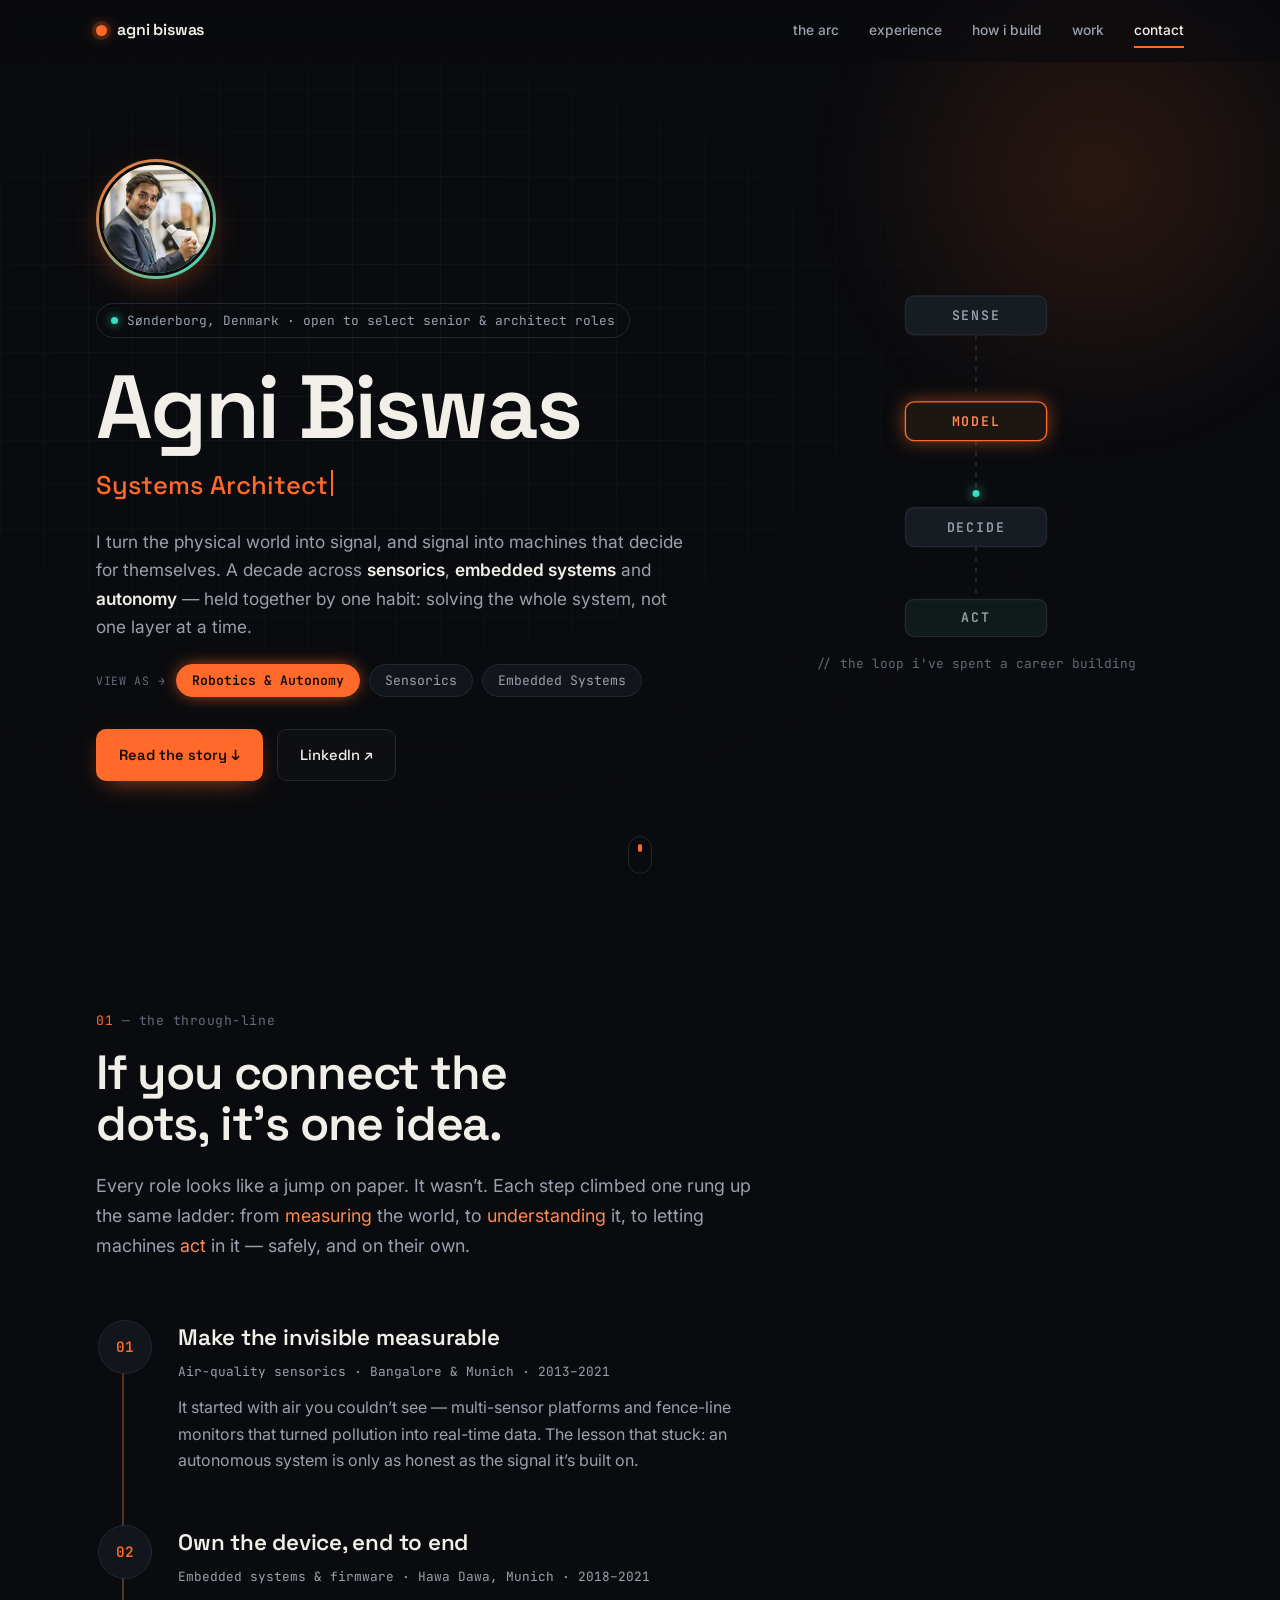
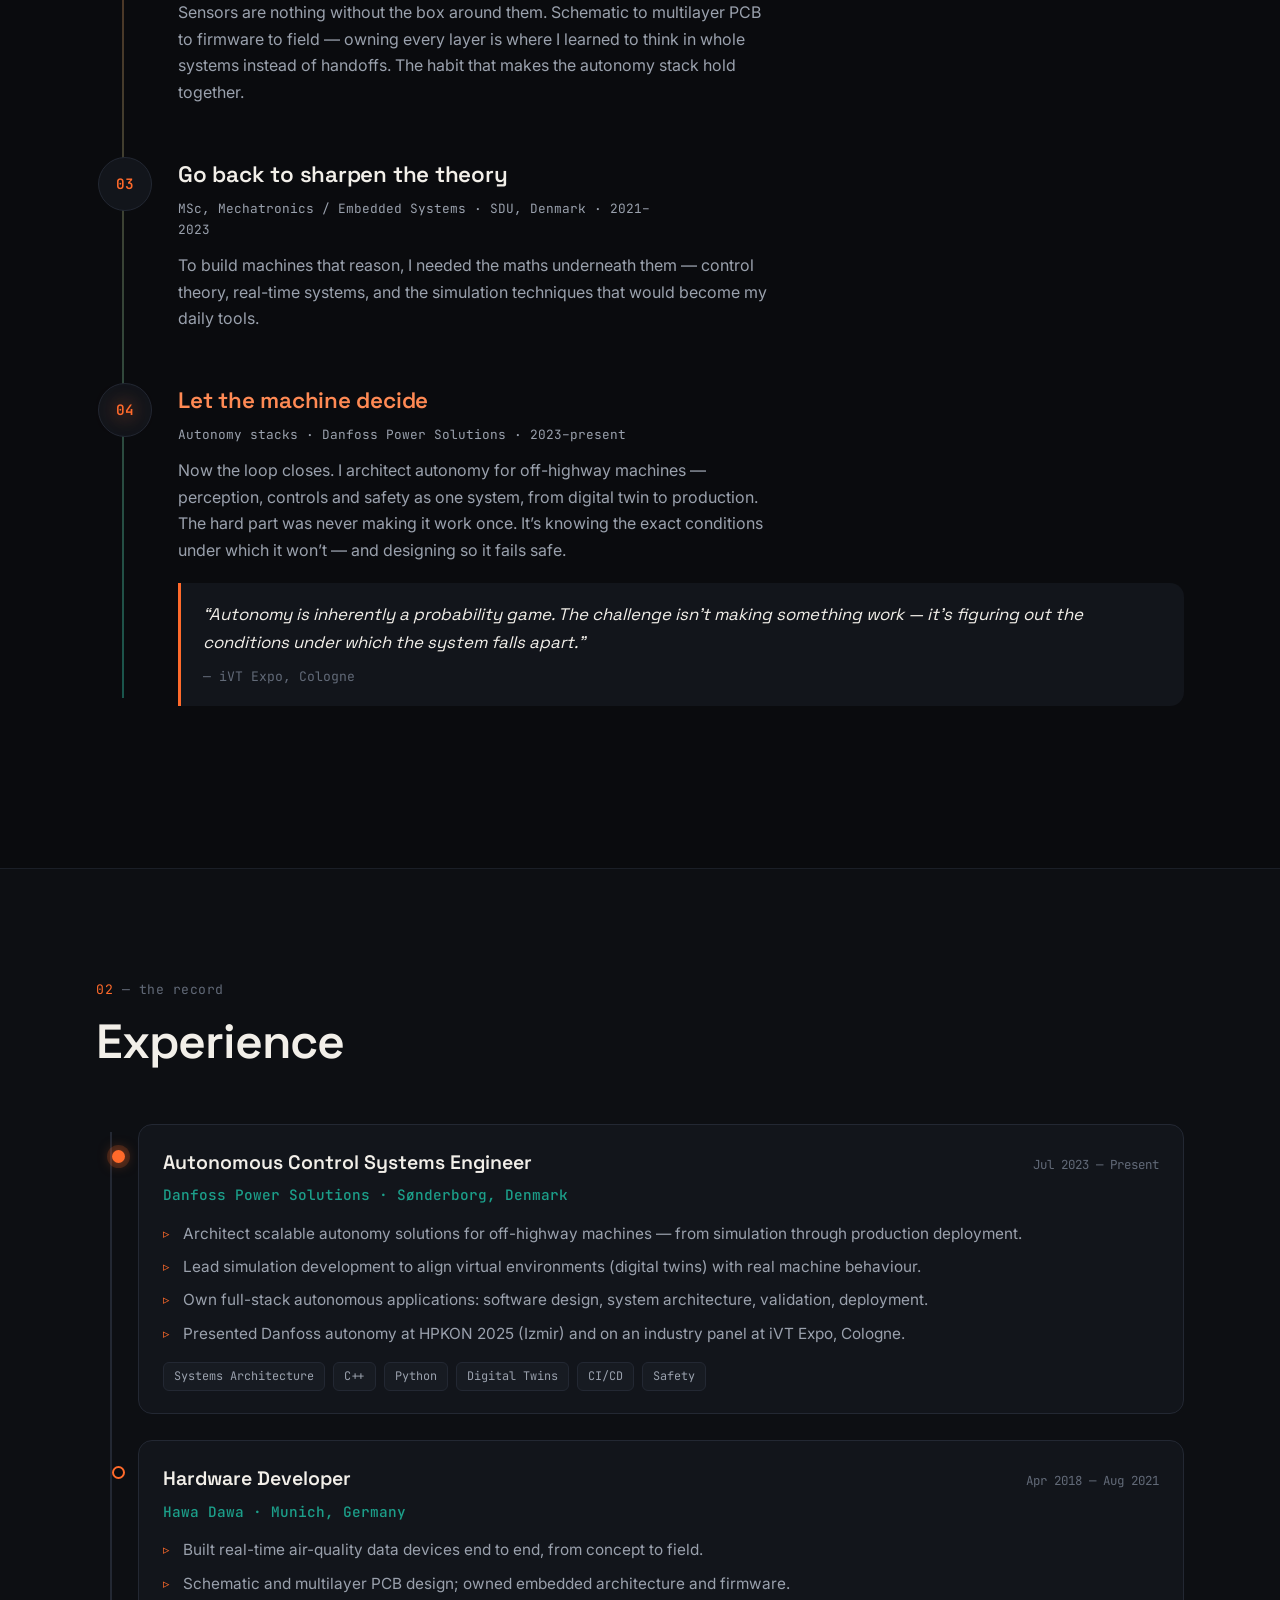
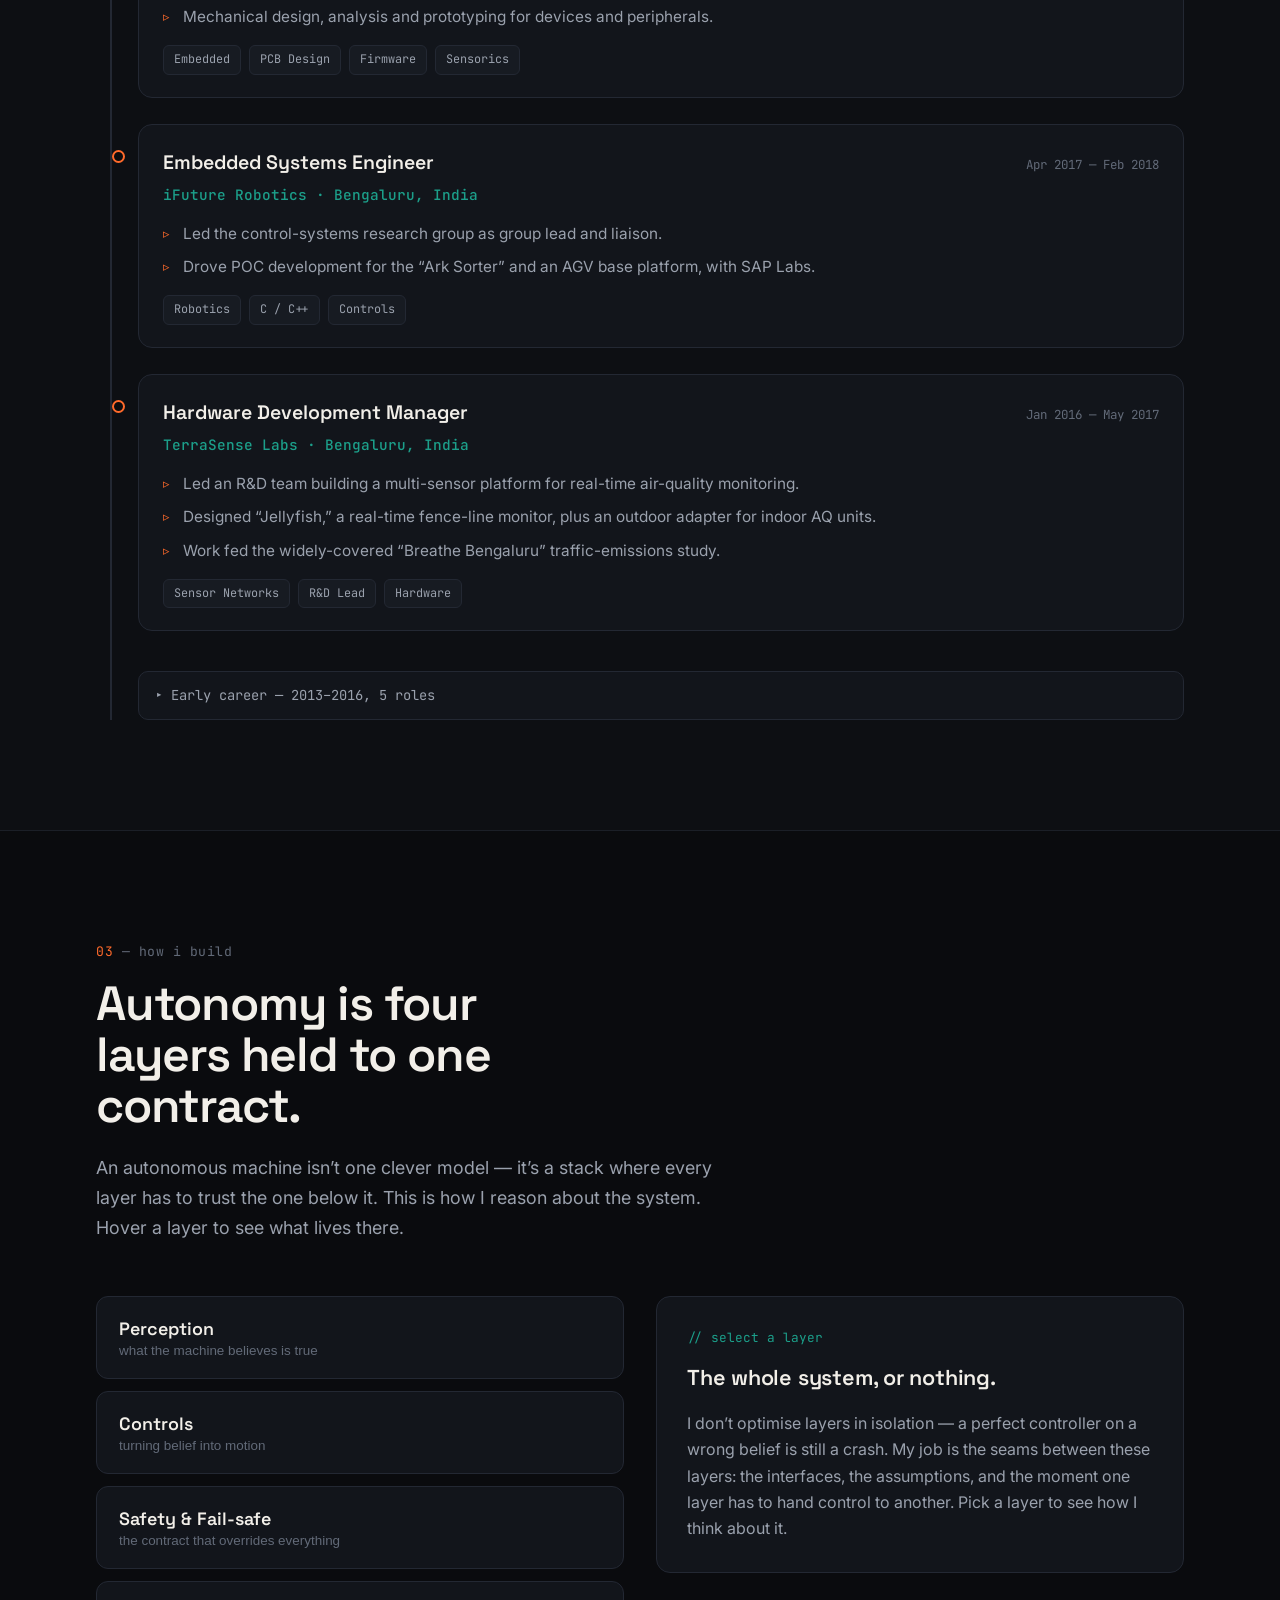
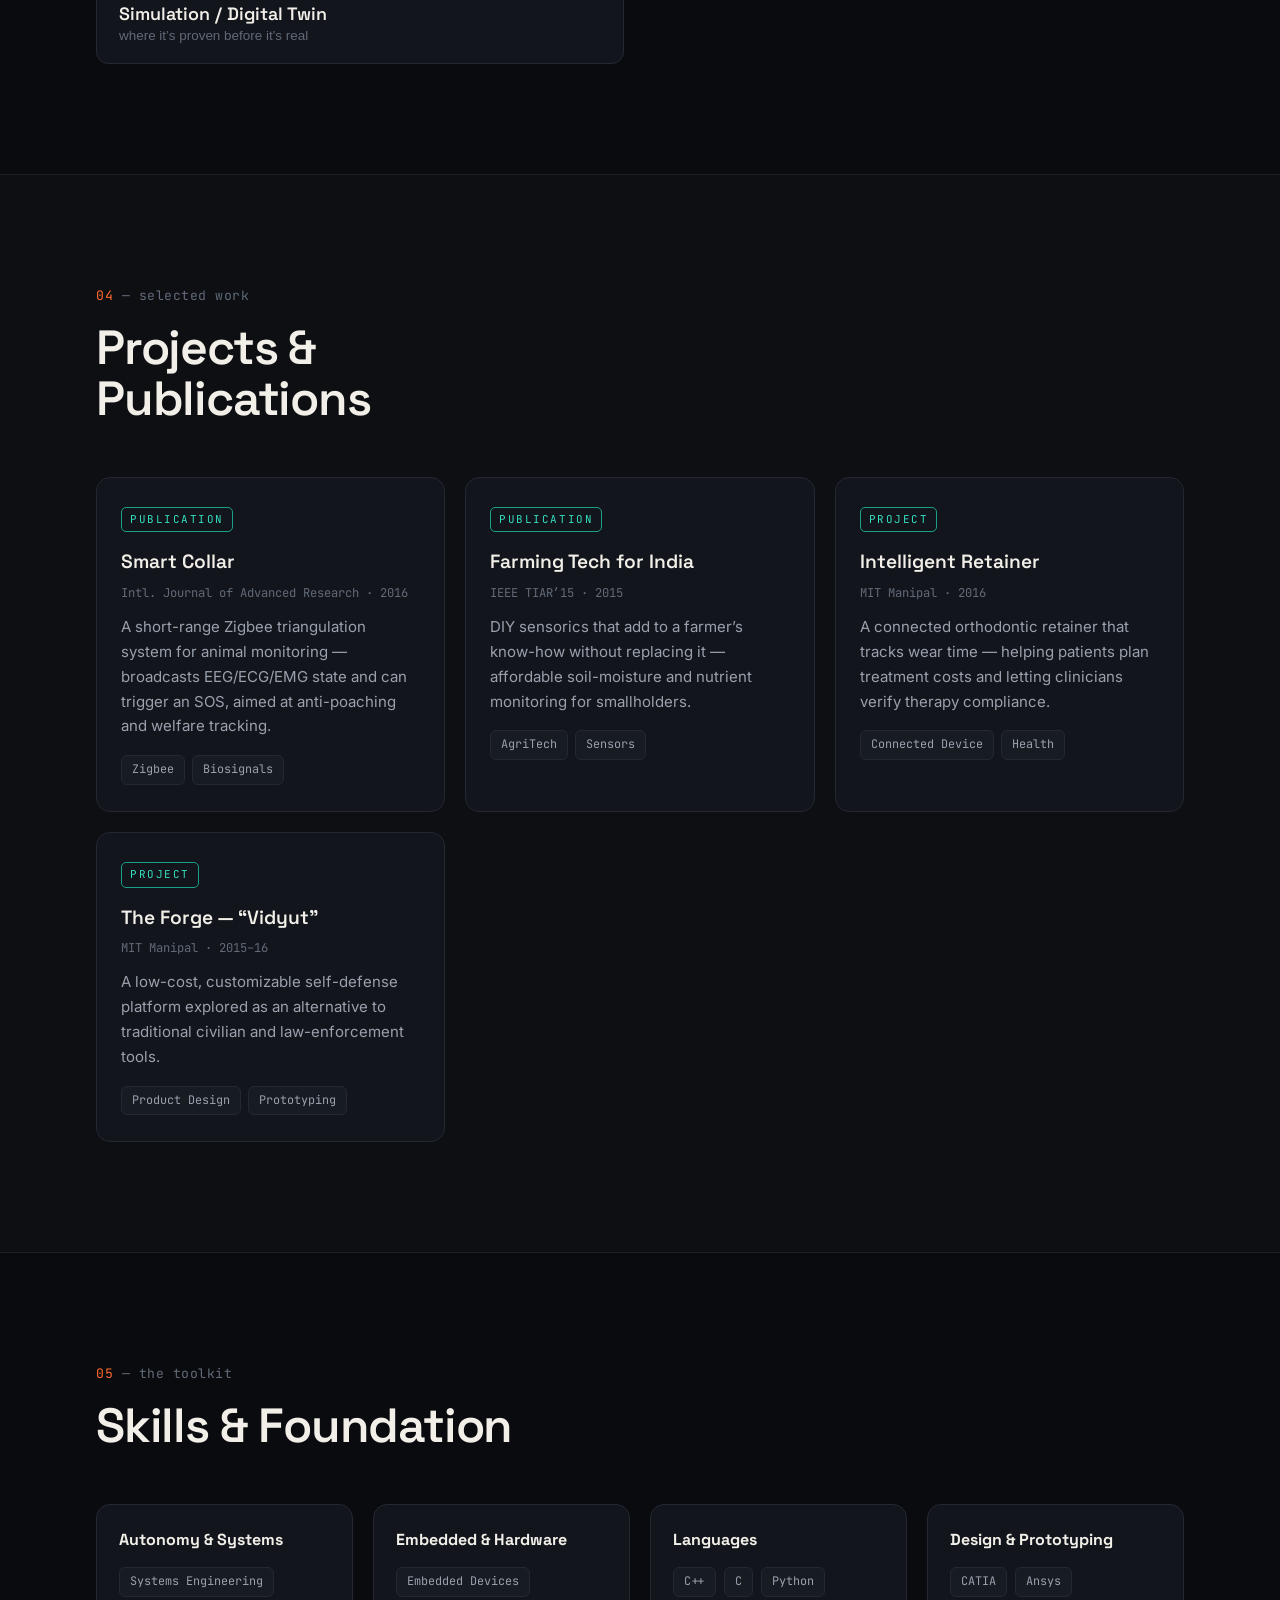
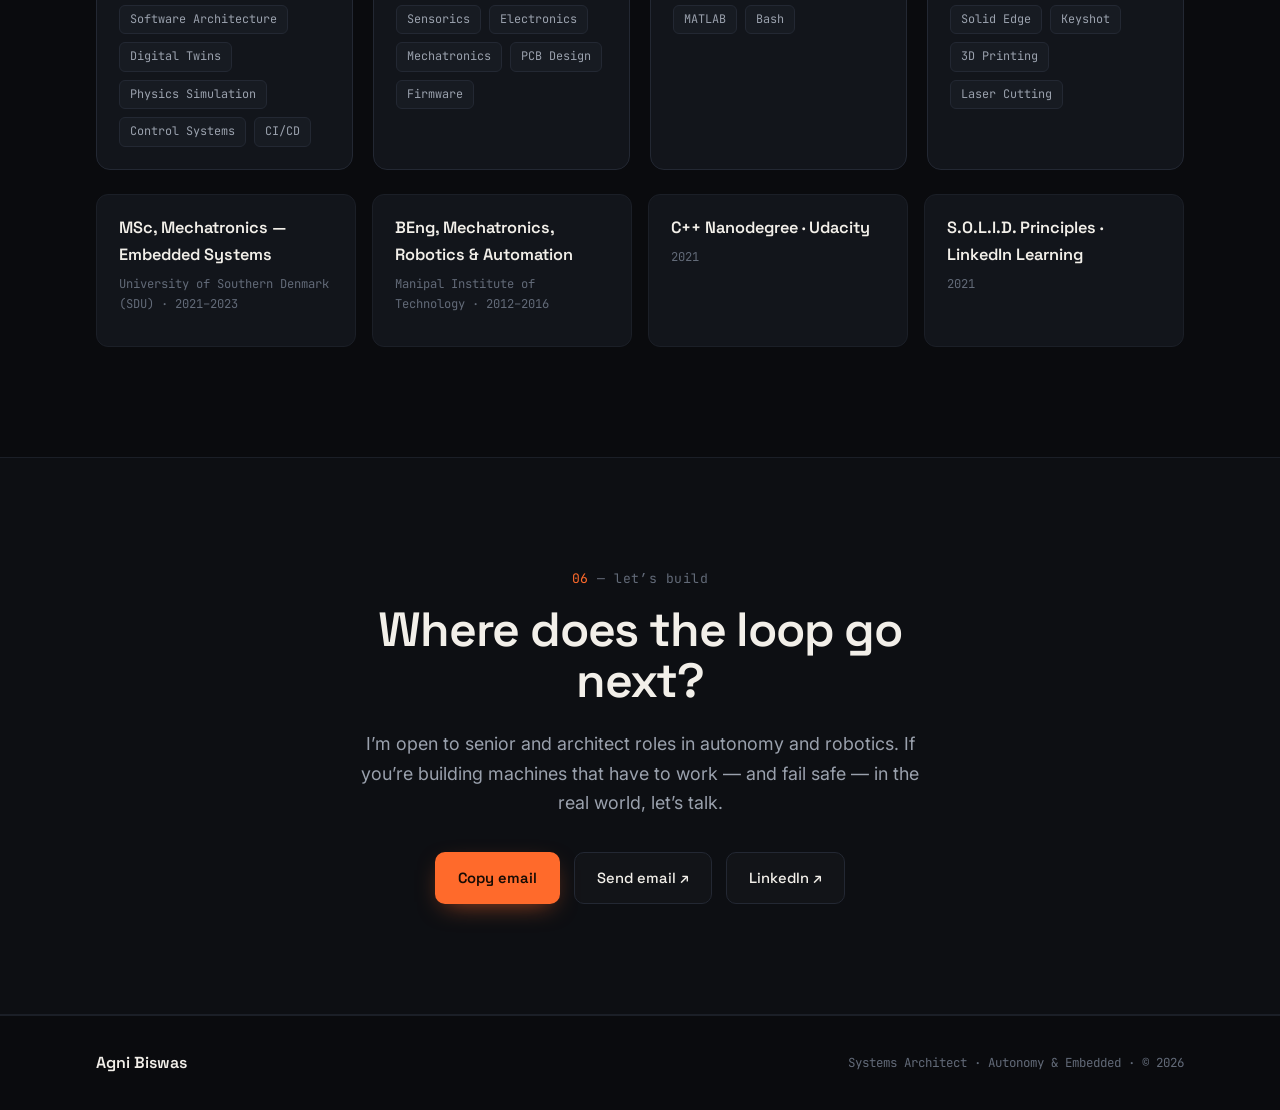
<file: index.html>
<!DOCTYPE html>
<html lang="en">
<head>
<meta charset="UTF-8">
<meta name="viewport" content="width=device-width, initial-scale=1.0">
<title>Agni Biswas — Systems Architect · Autonomy, Sensorics & Embedded</title>
<meta name="description" content="Agni Biswas — a systems architect working across sensorics, embedded systems and autonomy. From air-quality sensor networks to full autonomy stacks for off-highway machines at Danfoss.">
<meta name="author" content="Agni Biswas">
<meta property="og:title" content="Agni Biswas — Systems Architect · Autonomy, Sensorics & Embedded">
<meta property="og:description" content="A decade turning the physical world into signal, and signal into machines that act on their own.">
<meta property="og:type" content="website">
<link rel="preconnect" href="https://fonts.googleapis.com">
<link rel="preconnect" href="https://fonts.gstatic.com" crossorigin>
<link href="https://fonts.googleapis.com/css2?family=Space+Grotesk:wght@400;500;600;700&family=Inter:wght@400;500;600&family=JetBrains+Mono:wght@400;500;600&display=swap" rel="stylesheet">
<link rel="stylesheet" href="style.css">
<link rel="stylesheet" href="lens.css">
</head>
<body id="top">

<!-- scroll progress -->
<div class="progress" id="progress"></div>

<!-- ============ NAV ============ -->
<header class="nav" id="nav">
  <div class="nav-inner">
    <a href="#top" class="logo" aria-label="Agni Biswas home">
      <span class="logo-mark" aria-hidden="true"></span>
      agni biswas
    </a>
    <nav class="nav-links" id="navLinks">
      <a href="#story">the arc</a>
      <a href="#experience">experience</a>
      <a href="#architecture">how i build</a>
      <a href="#projects">work</a>
      <a href="#contact">contact</a>
    </nav>
    <button class="nav-toggle" id="navToggle" aria-label="Toggle navigation" aria-expanded="false">
      <span></span><span></span><span></span>
    </button>
  </div>
</header>

<!-- ============ HERO ============ -->
<section class="hero">
  <div class="grid-bg" aria-hidden="true"></div>
  <div class="container hero-inner">
    <div class="hero-copy reveal">
      <div class="hero-avatar"><img src="agni.jpg" alt="Agni Biswas" width="120" height="120" loading="eager"></div>
      <p class="eyebrow"><span class="dot"></span> Sønderborg, Denmark · open to select senior &amp; architect roles</p>
      <h1 class="hero-title">Agni&nbsp;Biswas</h1>
      <p class="hero-role" id="roleRotator" aria-live="polite">Systems Architect</p>
      <p class="hero-sub" id="heroSub">
        I turn the physical world into signal, and signal into machines that decide for themselves.
        A decade across <strong>sensorics</strong>, <strong>embedded systems</strong> and
        <strong>autonomy</strong> — held together by one habit: solving the whole system, not one layer at a time.
      </p>
      <div class="lens-switch" id="lensSwitch" role="group" aria-label="Choose a lens to view this profile through"></div>
      <div class="hero-cta">
        <a href="#story" class="btn btn-primary">Read the story ↓</a>
        <a href="https://www.linkedin.com/in/agnibiswas94/" target="_blank" rel="noopener" class="btn btn-ghost">LinkedIn ↗</a>
      </div>
    </div>

    <!-- animated autonomy pipeline -->
    <div class="hero-diagram reveal" aria-hidden="true">
      <svg id="pipeline" viewBox="0 0 340 420" xmlns="http://www.w3.org/2000/svg" role="img" aria-label="Autonomy pipeline: sense, model, decide, act">
        <defs>
          <linearGradient id="edge" x1="0" y1="0" x2="0" y2="1">
            <stop offset="0" stop-color="var(--ember)"/>
            <stop offset="1" stop-color="var(--signal)"/>
          </linearGradient>
        </defs>
        <!-- connecting paths -->
        <path class="flow" d="M170 78 L170 142" />
        <path class="flow" d="M170 198 L170 262" />
        <path class="flow" d="M170 318 L170 382" />
        <!-- nodes -->
        <g class="node" data-i="0">
          <rect x="90" y="34" width="160" height="44" rx="10"/>
          <text x="170" y="61">SENSE</text>
        </g>
        <g class="node" data-i="1">
          <rect x="90" y="154" width="160" height="44" rx="10"/>
          <text x="170" y="181">MODEL</text>
        </g>
        <g class="node" data-i="2">
          <rect x="90" y="274" width="160" height="44" rx="10"/>
          <text x="170" y="301">DECIDE</text>
        </g>
        <g class="node" data-i="3">
          <rect x="90" y="378" width="160" height="42" rx="10" class="node-act"/>
          <text x="170" y="404">ACT</text>
        </g>
      </svg>
      <p class="diagram-caption"><span class="mono" id="pipelineCaption">// the loop i've spent a career building</span></p>
    </div>
  </div>
  <a href="#story" class="scroll-hint" aria-label="Scroll down"><span></span></a>
</section>

<!-- ============ THE ARC / STORY ============ -->
<section class="section story" id="story">
  <div class="container">
    <p class="section-tag"><span class="mono">01</span> — the through-line</p>
    <h2 class="section-title" id="arcTitle">If you connect the dots, it&rsquo;s one idea.</h2>
    <p class="lede" id="arcLede">
      Every role looks like a jump on paper. It wasn&rsquo;t. Each step climbed one rung up the same
      ladder: from <em>measuring</em> the world, to <em>understanding</em> it, to letting machines
      <em>act</em> in it — safely, and on their own.
    </p>

    <ol class="arc">
      <li class="arc-step reveal" id="arcStep1">
        <span class="arc-num">01</span>
        <div class="arc-body">
          <h3 id="arcH1">Make the invisible measurable</h3>
          <p class="arc-where" id="arcW1">Air-quality sensorics · Bangalore &amp; Munich · 2013–2021</p>
          <p id="arcP1">
            It started with air you couldn&rsquo;t see. I built multi-sensor platforms and fence-line
            monitors that turned pollution into real-time data.
          </p>
          <blockquote class="pull" id="arcQ1" hidden></blockquote>
        </div>
      </li>
      <li class="arc-step reveal" id="arcStep2">
        <span class="arc-num">02</span>
        <div class="arc-body">
          <h3 id="arcH2">Own the device, end to end</h3>
          <p class="arc-where" id="arcW2">Embedded systems &amp; firmware · Hawa Dawa, Munich · 2018–2021</p>
          <p id="arcP2">
            Sensors are nothing without the box around them.
          </p>
          <blockquote class="pull" id="arcQ2" hidden></blockquote>
        </div>
      </li>
      <li class="arc-step reveal" id="arcStep3">
        <span class="arc-num">03</span>
        <div class="arc-body">
          <h3 id="arcH3">Go back to sharpen the theory</h3>
          <p class="arc-where" id="arcW3">MSc, Mechatronics / Embedded Systems · SDU, Denmark · 2021–2023</p>
          <p id="arcP3">
            To build machines that reason, I needed the maths underneath them.
          </p>
          <blockquote class="pull" id="arcQ3" hidden></blockquote>
        </div>
      </li>
      <li class="arc-step reveal" id="arcStep4">
        <span class="arc-num">04</span>
        <div class="arc-body">
          <h3 id="arcH4">Let the machine decide</h3>
          <p class="arc-where" id="arcW4">Autonomy stacks · Danfoss Power Solutions · 2023–present</p>
          <p id="arcP4">
            Now the loop closes.
          </p>
          <blockquote class="pull" id="arcQ4" hidden></blockquote>
        </div>
      </li>
    </ol>
  </div>
</section>

<!-- ============ EXPERIENCE ============ -->
<section class="section section-alt" id="experience">
  <div class="container">
    <p class="section-tag"><span class="mono">02</span> — the record</p>
    <h2 class="section-title">Experience</h2>

    <div class="timeline">

      <article class="tl-item reveal">
        <div class="tl-marker"></div>
        <div class="tl-card">
          <div class="tl-head">
            <h3>Autonomous Control Systems Engineer</h3>
            <span class="tl-date">Jul 2023 — Present</span>
          </div>
          <p class="tl-company">Danfoss Power Solutions · Sønderborg, Denmark</p>
          <ul class="tl-list">
            <li>Architect scalable autonomy solutions for off-highway machines — from simulation through production deployment.</li>
            <li>Lead simulation development to align virtual environments (digital twins) with real machine behaviour.</li>
            <li>Own full-stack autonomous applications: software design, system architecture, validation, deployment.</li>
            <li>Presented Danfoss autonomy at HPKON 2025 (Izmir) and on an industry panel at iVT Expo, Cologne.</li>
          </ul>
          <div class="tag-row">
            <span class="tag">Systems Architecture</span><span class="tag">C++</span><span class="tag">Python</span><span class="tag">Digital Twins</span><span class="tag">CI/CD</span><span class="tag">Safety</span>
          </div>
        </div>
      </article>

      <article class="tl-item reveal">
        <div class="tl-marker"></div>
        <div class="tl-card">
          <div class="tl-head">
            <h3>Hardware Developer</h3>
            <span class="tl-date">Apr 2018 — Aug 2021</span>
          </div>
          <p class="tl-company">Hawa Dawa · Munich, Germany</p>
          <ul class="tl-list">
            <li>Built real-time air-quality data devices end to end, from concept to field.</li>
            <li>Schematic and multilayer PCB design; owned embedded architecture and firmware.</li>
            <li>Mechanical design, analysis and prototyping for devices and peripherals.</li>
          </ul>
          <div class="tag-row">
            <span class="tag">Embedded</span><span class="tag">PCB Design</span><span class="tag">Firmware</span><span class="tag">Sensorics</span>
          </div>
        </div>
      </article>

      <article class="tl-item reveal">
        <div class="tl-marker"></div>
        <div class="tl-card">
          <div class="tl-head">
            <h3>Embedded Systems Engineer</h3>
            <span class="tl-date">Apr 2017 — Feb 2018</span>
          </div>
          <p class="tl-company">iFuture Robotics · Bengaluru, India</p>
          <ul class="tl-list">
            <li>Led the control-systems research group as group lead and liaison.</li>
            <li>Drove POC development for the &ldquo;Ark Sorter&rdquo; and an AGV base platform, with SAP Labs.</li>
          </ul>
          <div class="tag-row">
            <span class="tag">Robotics</span><span class="tag">C / C++</span><span class="tag">Controls</span>
          </div>
        </div>
      </article>

      <article class="tl-item reveal">
        <div class="tl-marker"></div>
        <div class="tl-card">
          <div class="tl-head">
            <h3>Hardware Development Manager</h3>
            <span class="tl-date">Jan 2016 — May 2017</span>
          </div>
          <p class="tl-company">TerraSense Labs · Bengaluru, India</p>
          <ul class="tl-list">
            <li>Led an R&amp;D team building a multi-sensor platform for real-time air-quality monitoring.</li>
            <li>Designed &ldquo;Jellyfish,&rdquo; a real-time fence-line monitor, plus an outdoor adapter for indoor AQ units.</li>
            <li>Work fed the widely-covered &ldquo;Breathe Bengaluru&rdquo; traffic-emissions study.</li>
          </ul>
          <div class="tag-row">
            <span class="tag">Sensor Networks</span><span class="tag">R&amp;D Lead</span><span class="tag">Hardware</span>
          </div>
        </div>
      </article>

      <details class="tl-early reveal">
        <summary><span class="mono">▸</span> Early career &mdash; 2013–2016, 5 roles</summary>
        <div class="tl-early-grid">
          <div class="tl-early-item">
            <span class="tl-early-role">Product Designer — Yostra</span>
            <span class="tl-early-date">Feb – Mar 2016</span>
            <p>Industrial design for a diabetic peripheral-neuropathy scanning device.</p>
          </div>
          <div class="tl-early-item">
            <span class="tl-early-role">Hardware Developer — TerraSense Labs</span>
            <span class="tl-early-date">Aug – Dec 2015</span>
            <p>Sensor calibration and hardware development, Bangalore.</p>
          </div>
          <div class="tl-early-item">
            <span class="tl-early-role">Intern — Workbench Projects</span>
            <span class="tl-early-date">May – Aug 2015</span>
            <p>Built &ldquo;Minerva&rsquo;ton,&rdquo; a low-cost Arduino water-level monitor for urban gardening.</p>
          </div>
          <div class="tl-early-item">
            <span class="tl-early-role">Research Intern — Sirena Technologies</span>
            <span class="tl-early-date">May – Jul 2014</span>
            <p>Sensorics and electronics for a humanoid platform; walking-gait prototyping.</p>
          </div>
          <div class="tl-early-item">
            <span class="tl-early-role">Engineering Intern, R&amp;D — Project Parivartan</span>
            <span class="tl-early-date">Feb – Aug 2013</span>
            <p>Sensor design and industrial-automation prototyping (Arduino, Multisim, CATIA V5).</p>
          </div>
        </div>
      </details>

    </div>
  </div>
</section>

<!-- ============ ARCHITECTURE / HOW I BUILD ============ -->
<section class="section" id="architecture">
  <div class="container">
    <p class="section-tag"><span class="mono">03</span> — how i build</p>
    <h2 class="section-title" id="buildTitle">Autonomy is four layers held to one contract.</h2>
    <p class="lede" id="buildLede">
      An autonomous machine isn&rsquo;t one clever model — it&rsquo;s a stack where every layer has to trust
      the one below it. This is how I reason about the system. Hover a layer to see what lives there.
    </p>

    <div class="arch">
      <div class="arch-stack" id="archStack">
        <button class="arch-layer" data-layer="perception">
          <span class="arch-layer-name">Perception</span>
          <span class="arch-layer-hint">what the machine believes is true</span>
        </button>
        <button class="arch-layer" data-layer="controls">
          <span class="arch-layer-name">Controls</span>
          <span class="arch-layer-hint">turning belief into motion</span>
        </button>
        <button class="arch-layer" data-layer="safety">
          <span class="arch-layer-name">Safety &amp; Fail-safe</span>
          <span class="arch-layer-hint">the contract that overrides everything</span>
        </button>
        <button class="arch-layer" data-layer="sim">
          <span class="arch-layer-name">Simulation / Digital Twin</span>
          <span class="arch-layer-hint">where it&rsquo;s proven before it&rsquo;s real</span>
        </button>
      </div>
      <div class="arch-detail" id="archDetail">
        <p class="arch-detail-kicker mono">// select a layer</p>
        <h3 class="arch-detail-title">The whole system, or nothing.</h3>
        <p class="arch-detail-text">
          I don&rsquo;t optimise layers in isolation — a perfect controller on a wrong belief is still a
          crash. My job is the seams between these layers: the interfaces, the assumptions, and the
          moment one layer has to hand control to another. Pick a layer to see how I think about it.
        </p>
      </div>
    </div>
  </div>
</section>

<!-- ============ PROJECTS ============ -->
<section class="section section-alt" id="projects">
  <div class="container">
    <p class="section-tag"><span class="mono">04</span> — selected work</p>
    <h2 class="section-title">Projects &amp; Publications</h2>

    <div class="card-grid">
      <article class="proj-card reveal" tabindex="0">
        <span class="proj-kind">publication</span>
        <h3>Smart Collar</h3>
        <span class="proj-meta">Intl. Journal of Advanced Research · 2016</span>
        <p>A short-range Zigbee triangulation system for animal monitoring — broadcasts EEG/ECG/EMG state and can trigger an SOS, aimed at anti-poaching and welfare tracking.</p>
        <span class="proj-tags"><span class="tag">Zigbee</span><span class="tag">Biosignals</span></span>
      </article>

      <article class="proj-card reveal" tabindex="0">
        <span class="proj-kind">publication</span>
        <h3>Farming Tech for India</h3>
        <span class="proj-meta">IEEE TIAR&rsquo;15 · 2015</span>
        <p>DIY sensorics that add to a farmer&rsquo;s know-how without replacing it — affordable soil-moisture and nutrient monitoring for smallholders.</p>
        <span class="proj-tags"><span class="tag">AgriTech</span><span class="tag">Sensors</span></span>
      </article>

      <article class="proj-card reveal" tabindex="0">
        <span class="proj-kind">project</span>
        <h3>Intelligent Retainer</h3>
        <span class="proj-meta">MIT Manipal · 2016</span>
        <p>A connected orthodontic retainer that tracks wear time — helping patients plan treatment costs and letting clinicians verify therapy compliance.</p>
        <span class="proj-tags"><span class="tag">Connected Device</span><span class="tag">Health</span></span>
      </article>

      <article class="proj-card reveal" tabindex="0">
        <span class="proj-kind">project</span>
        <h3>The Forge — &ldquo;Vidyut&rdquo;</h3>
        <span class="proj-meta">MIT Manipal · 2015–16</span>
        <p>A low-cost, customizable self-defense platform explored as an alternative to traditional civilian and law-enforcement tools.</p>
        <span class="proj-tags"><span class="tag">Product Design</span><span class="tag">Prototyping</span></span>
      </article>
    </div>
  </div>
</section>

<!-- ============ SKILLS + EDUCATION ============ -->
<section class="section" id="skills">
  <div class="container">
    <p class="section-tag"><span class="mono">05</span> — the toolkit</p>
    <h2 class="section-title">Skills &amp; Foundation</h2>

    <div class="skills-grid">
      <div class="skill-group reveal">
        <h4>Autonomy &amp; Systems</h4>
        <div class="tag-row">
          <span class="tag">Systems Engineering</span><span class="tag">Software Architecture</span><span class="tag">Digital Twins</span><span class="tag">Physics Simulation</span><span class="tag">Control Systems</span><span class="tag">CI/CD</span>
        </div>
      </div>
      <div class="skill-group reveal">
        <h4>Embedded &amp; Hardware</h4>
        <div class="tag-row">
          <span class="tag">Embedded Devices</span><span class="tag">Sensorics</span><span class="tag">Electronics</span><span class="tag">Mechatronics</span><span class="tag">PCB Design</span><span class="tag">Firmware</span>
        </div>
      </div>
      <div class="skill-group reveal">
        <h4>Languages</h4>
        <div class="tag-row">
          <span class="tag">C++</span><span class="tag">C</span><span class="tag">Python</span><span class="tag">MATLAB</span><span class="tag">Bash</span>
        </div>
      </div>
      <div class="skill-group reveal">
        <h4>Design &amp; Prototyping</h4>
        <div class="tag-row">
          <span class="tag">CATIA</span><span class="tag">Ansys</span><span class="tag">Solid Edge</span><span class="tag">Keyshot</span><span class="tag">3D Printing</span><span class="tag">Laser Cutting</span>
        </div>
      </div>
    </div>

    <div class="edu-grid">
      <div class="edu-card reveal">
        <h3>MSc, Mechatronics — Embedded Systems</h3>
        <span class="proj-meta">University of Southern Denmark (SDU) · 2021–2023</span>
      </div>
      <div class="edu-card reveal">
        <h3>BEng, Mechatronics, Robotics &amp; Automation</h3>
        <span class="proj-meta">Manipal Institute of Technology · 2012–2016</span>
      </div>
      <div class="edu-card reveal">
        <h3>C++ Nanodegree · Udacity</h3>
        <span class="proj-meta">2021</span>
      </div>
      <div class="edu-card reveal">
        <h3>S.O.L.I.D. Principles · LinkedIn Learning</h3>
        <span class="proj-meta">2021</span>
      </div>
    </div>
  </div>
</section>

<!-- ============ CONTACT ============ -->
<section class="section section-alt contact" id="contact">
  <div class="container contact-inner">
    <p class="section-tag"><span class="mono">06</span> — let&rsquo;s build</p>
    <h2 class="section-title">Where does the loop go next?</h2>
    <p class="lede" id="contactLede">
      I&rsquo;m open to senior and architect roles in autonomy, sensorics and embedded systems.
      If you&rsquo;re building machines that have to work in the real world, let&rsquo;s talk.
    </p>
    <div class="hero-cta">
      <button class="btn btn-primary" id="copyEmailBtn" data-email="agnibiswasranchi@gmail.com">Copy email</button>
      <a href="mailto:agnibiswasranchi@gmail.com" class="btn btn-ghost">Send email ↗</a>
      <a href="https://www.linkedin.com/in/agnibiswas94/" target="_blank" rel="noopener" class="btn btn-ghost">LinkedIn ↗</a>
    </div>
  </div>
</section>

<footer class="footer">
  <div class="container footer-inner">
    <span class="footer-name">Agni Biswas</span>
    <span class="footer-meta">Systems Architect · Autonomy &amp; Embedded · © <span id="year"></span></span>
  </div>
</footer>

<script src="lens.js"></script>
<script src="script.js"></script>
</body>
</html>
</file>
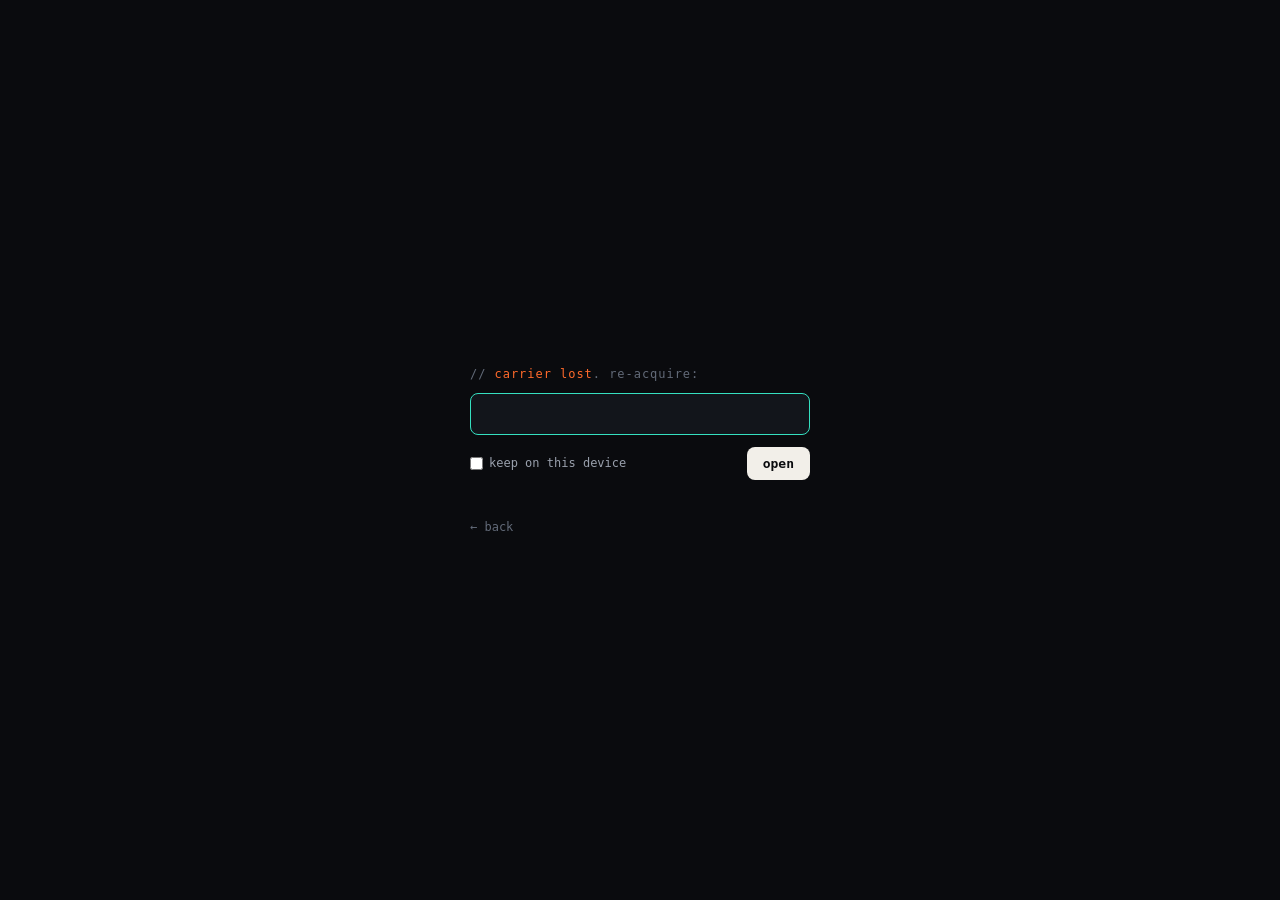
<file: carl/index.html>
<!DOCTYPE html>
<html lang="en">
<head>
<meta charset="UTF-8">
<meta name="viewport" content="width=device-width, initial-scale=1.0">
<meta name="robots" content="noindex, nofollow, noarchive, nosnippet">
<meta name="referrer" content="no-referrer">
<title>signal</title>
<style>
:root{--bg:#0a0b0e;--panel:#12151b;--line:#232833;--text:#f2efe9;--muted:#9aa1ad;--dim:#626a78;--ember:#ff6a2b;--signal:#35e0c0;--bad:#ff5d5d}
*{box-sizing:border-box;margin:0;padding:0}
html,body{height:100%}
body{background:var(--bg);color:var(--text);font-family:ui-monospace,'JetBrains Mono',Menlo,Consolas,monospace;display:flex;align-items:center;justify-content:center;padding:16px}
form{width:100%;max-width:340px;display:flex;flex-direction:column;gap:12px}
.k{font-size:12px;color:var(--dim);letter-spacing:.08em}
.k b{color:var(--ember);font-weight:500}
input[type=password]{width:100%;background:var(--panel);border:1px solid var(--line);border-radius:8px;color:var(--text);font:inherit;font-size:15px;padding:11px 12px;outline:none}
input[type=password]:focus{border-color:var(--signal)}
.row{display:flex;align-items:center;justify-content:space-between;gap:10px;font-size:12px;color:var(--muted)}
label{display:flex;align-items:center;gap:6px;cursor:pointer}
button{background:var(--text);color:var(--bg);border:0;border-radius:8px;font:inherit;font-size:13px;font-weight:600;padding:9px 16px;cursor:pointer}
button:disabled{opacity:.5;cursor:wait}
#msg{font-size:12px;min-height:16px;color:var(--dim)}
#msg.bad{color:var(--bad)}
a{color:var(--dim);font-size:12px;text-decoration:none}
a:hover{color:var(--muted)}
</style>
</head>
<body>
<form id="gate" autocomplete="off">
  <p class="k">// <b>carrier lost</b>. re-acquire:</p>
  <input type="password" id="pw" aria-label="Passphrase" autofocus required>
  <div class="row">
    <label><input type="checkbox" id="keep"> keep on this device</label>
    <button type="submit" id="go">open</button>
  </div>
  <p id="msg" aria-live="polite"></p>
  <a href="/">&larr; back</a>
</form>
<script>
(function () {
  'use strict';
  // Sealed by tools/seal_board.py : AES-256-GCM, key = PBKDF2-SHA256(passphrase, salt, iter).
  // The page and the blob are public; only the passphrase opens it.
  var BLOB = 'board.enc.json';
  var STORE = 'carl.k';
  var form = document.getElementById('gate');
  var pw = document.getElementById('pw');
  var keep = document.getElementById('keep');
  var go = document.getElementById('go');
  var msg = document.getElementById('msg');

  function b64(s) { return Uint8Array.from(atob(s), function (c) { return c.charCodeAt(0); }); }
  function say(t, bad) { msg.textContent = t; msg.className = bad ? 'bad' : ''; }
  function store(get, val) {
    try {
      if (get) return localStorage.getItem(STORE);
      if (val === null) localStorage.removeItem(STORE); else localStorage.setItem(STORE, val);
    } catch (e) { return null; }
  }

  var blobP = fetch(BLOB, { cache: 'no-store' }).then(function (r) {
    if (!r.ok) throw new Error(r.status === 404 ? 'nothing sealed yet' : 'fetch failed (' + r.status + ')');
    return r.json();
  });
  blobP.catch(function () {}); // reported on submit, not before

  function deriveRaw(pass, blob) {
    var enc = new TextEncoder();
    return crypto.subtle.importKey('raw', enc.encode(pass), 'PBKDF2', false, ['deriveBits'])
      .then(function (base) {
        return crypto.subtle.deriveBits({ name: 'PBKDF2', hash: 'SHA-256', salt: b64(blob.salt), iterations: blob.iter }, base, 256);
      });
  }

  function open(raw, blob) {
    return crypto.subtle.importKey('raw', raw, 'AES-GCM', false, ['decrypt'])
      .then(function (key) { return crypto.subtle.decrypt({ name: 'AES-GCM', iv: b64(blob.iv) }, key, b64(blob.ct)); })
      .then(function (pt) {
        var html = new TextDecoder().decode(pt);
        document.open(); document.write(html); document.close();
      });
  }

  function rawToStr(raw) { return btoa(String.fromCharCode.apply(null, new Uint8Array(raw))); }

  // Remembered key is tied to the salt, so it stops working when the passphrase is rotated.
  var remembered = store(true);
  if (remembered) {
    blobP.then(function (blob) {
      var parts = remembered.split('.');
      if (parts[0] !== blob.salt) throw new Error('stale');
      return open(b64(parts[1]), blob);
    }).catch(function () { store(false, null); });
  }

  form.addEventListener('submit', function (e) {
    e.preventDefault();
    go.disabled = true; say('deriving key…');
    blobP.then(function (blob) {
      return deriveRaw(pw.value, blob).then(function (raw) {
        return open(raw, blob).then(function () {
          if (keep.checked) store(false, blob.salt + '.' + rawToStr(raw));
        });
      });
    }).catch(function (err) {
      go.disabled = false;
      say(err && err.message === 'nothing sealed yet' ? '// nothing sealed yet' : '// no lock', true);
      pw.select();
    });
  });
})();
</script>
</body>
</html>
</file>
<file: style.css>
/* =========================================================
   Agni Biswas — Systems Architect portfolio
   Palette nods to "Agni" (fire): ember accent + signal teal
   ========================================================= */
:root{
  --bg:        #0a0b0e;
  --bg-alt:    #0d0f13;
  --panel:     #12151b;
  --panel-2:   #171b22;
  --line:      #232833;
  --line-soft: #1b1f27;
  --text:      #f2efe9;
  --muted:     #9aa1ad;
  --dim:       #626a78;
  --ember:     #ff6a2b;
  --ember-soft:#ff8a54;
  --signal:    #35e0c0;
  --signal-dim:#1c9f8a;
  --maxw:      1140px;
  --r:         14px;
  --ease:      cubic-bezier(.22,.61,.36,1);
}

*{box-sizing:border-box;margin:0;padding:0}
html{scroll-behavior:smooth}
@media (prefers-reduced-motion: reduce){html{scroll-behavior:auto}}

body{
  background:var(--bg);
  color:var(--text);
  font-family:'Inter',system-ui,-apple-system,sans-serif;
  line-height:1.65;
  -webkit-font-smoothing:antialiased;
  overflow-x:hidden;
}

.container{max-width:var(--maxw);margin:0 auto;padding:0 26px}
.mono{font-family:'JetBrains Mono',monospace}

a{color:inherit;text-decoration:none}
strong{color:var(--text);font-weight:600}
em{font-style:normal;color:var(--ember-soft)}

/* ---------- scroll progress ---------- */
.progress{
  position:fixed;top:0;left:0;height:2px;width:0;z-index:120;
  background:linear-gradient(90deg,var(--ember),var(--signal));
  box-shadow:0 0 12px rgba(255,106,43,.6);
}

/* ---------- nav ---------- */
.nav{
  position:fixed;top:0;left:0;right:0;z-index:100;
  backdrop-filter:blur(10px);
  background:rgba(10,11,14,.62);
  border-bottom:1px solid transparent;
  transition:background .3s var(--ease),border-color .3s var(--ease);
}
.nav.scrolled{background:rgba(10,11,14,.9);border-bottom-color:var(--line-soft)}
.nav-inner{
  max-width:var(--maxw);margin:0 auto;padding:15px 26px;
  display:flex;align-items:center;justify-content:space-between;
}
.logo{
  display:flex;align-items:center;gap:10px;
  font-family:'Space Grotesk',sans-serif;font-weight:600;font-size:1rem;
  letter-spacing:-.01em;
}
.logo-mark{
  width:11px;height:11px;border-radius:50%;
  background:var(--ember);
  box-shadow:0 0 0 4px rgba(255,106,43,.16),0 0 14px rgba(255,106,43,.7);
  animation:pulse 2.6s var(--ease) infinite;
}
@keyframes pulse{0%,100%{opacity:1}50%{opacity:.45}}
.nav-links{display:flex;gap:30px}
.nav-links a{
  font-size:.86rem;color:var(--muted);font-weight:500;position:relative;
  padding:4px 0;transition:color .2s var(--ease);
}
.nav-links a::after{
  content:'';position:absolute;left:0;bottom:-2px;height:1.5px;width:0;
  background:var(--ember);transition:width .25s var(--ease);
}
.nav-links a:hover,.nav-links a.active{color:var(--text)}
.nav-links a.active::after,.nav-links a:hover::after{width:100%}
.nav-toggle{display:none;flex-direction:column;gap:5px;background:none;border:0;cursor:pointer;padding:6px}
.nav-toggle span{width:24px;height:2px;background:var(--text);border-radius:2px;transition:.25s var(--ease)}
.nav-toggle.open span:nth-child(1){transform:translateY(7px) rotate(45deg)}
.nav-toggle.open span:nth-child(2){opacity:0}
.nav-toggle.open span:nth-child(3){transform:translateY(-7px) rotate(-45deg)}

/* ---------- hero ---------- */
.hero{
  position:relative;min-height:100vh;display:flex;align-items:center;
  padding:120px 0 80px;overflow:hidden;
}
.grid-bg{
  position:absolute;inset:0;z-index:0;
  background-image:
    linear-gradient(var(--line-soft) 1px,transparent 1px),
    linear-gradient(90deg,var(--line-soft) 1px,transparent 1px);
  background-size:44px 44px;
  -webkit-mask-image:radial-gradient(ellipse 80% 70% at 30% 40%,#000 0%,transparent 78%);
          mask-image:radial-gradient(ellipse 80% 70% at 30% 40%,#000 0%,transparent 78%);
  opacity:.5;
}
.hero::after{
  content:'';position:absolute;z-index:0;top:-15%;right:-10%;
  width:620px;height:620px;border-radius:50%;
  background:radial-gradient(circle,rgba(255,106,43,.14),transparent 60%);
  filter:blur(30px);pointer-events:none;
}
.hero-inner{
  position:relative;z-index:1;width:100%;
  display:grid;grid-template-columns:1.35fr .9fr;gap:48px;align-items:center;
}
.hero-avatar{
  width:120px;height:120px;border-radius:50%;padding:3px;margin-bottom:24px;
  background:linear-gradient(135deg,var(--ember),var(--signal));
  box-shadow:0 10px 34px -12px rgba(255,106,43,.55);
}
.hero-avatar img{
  width:100%;height:100%;border-radius:50%;object-fit:cover;
  display:block;border:3px solid var(--bg);
}
@media(max-width:720px){.hero-avatar{width:96px;height:96px}}
.eyebrow{
  display:inline-flex;align-items:center;gap:9px;
  font-size:.8rem;color:var(--muted);font-family:'JetBrains Mono',monospace;
  border:1px solid var(--line);border-radius:999px;padding:6px 14px;margin-bottom:26px;
}
.eyebrow .dot{width:7px;height:7px;border-radius:50%;background:var(--signal);box-shadow:0 0 10px var(--signal);animation:pulse 2s infinite}
.hero-title{
  font-family:'Space Grotesk',sans-serif;font-weight:600;
  font-size:clamp(3rem,8vw,5.6rem);line-height:.98;letter-spacing:-.03em;
  margin-bottom:12px;
}
.hero-role{
  font-family:'Space Grotesk',sans-serif;font-weight:500;
  font-size:clamp(1.1rem,2.4vw,1.6rem);
  color:var(--ember);margin-bottom:22px;min-height:1.6em;
}
.hero-role::after{content:'';display:inline-block;width:2px;height:1em;background:var(--ember);margin-left:3px;vertical-align:-2px;animation:blink 1s steps(2) infinite}
@keyframes blink{0%,100%{opacity:1}50%{opacity:0}}
.hero-sub{font-size:1.08rem;color:var(--muted);max-width:34em}
.hero-cta{display:flex;flex-wrap:wrap;gap:14px;margin-top:32px}

.btn{
  display:inline-flex;align-items:center;gap:8px;
  font-family:'Space Grotesk',sans-serif;font-weight:500;font-size:.92rem;
  padding:13px 22px;border-radius:10px;cursor:pointer;
  transition:transform .18s var(--ease),background .2s var(--ease),border-color .2s var(--ease),box-shadow .2s var(--ease);
  border:1px solid transparent;
}
.btn-primary{background:var(--ember);color:#160b04;font-weight:600;box-shadow:0 8px 26px -10px rgba(255,106,43,.7)}
.btn-primary:hover{transform:translateY(-2px);box-shadow:0 14px 32px -10px rgba(255,106,43,.8)}
.btn-ghost{border-color:var(--line);color:var(--text);background:rgba(255,255,255,.02)}
.btn-ghost:hover{border-color:var(--ember);color:var(--ember-soft);transform:translateY(-2px)}

/* hero pipeline diagram */
.hero-diagram{display:flex;flex-direction:column;align-items:center}
#pipeline{width:100%;max-width:300px;height:auto}
#pipeline .flow{stroke:var(--line);stroke-width:2;fill:none;stroke-dasharray:5 7;animation:dash 1.4s linear infinite}
@keyframes dash{to{stroke-dashoffset:-24}}
#pipeline .node rect{fill:var(--panel-2);stroke:var(--line);stroke-width:1.5;transition:.3s var(--ease)}
#pipeline .node text{
  fill:var(--muted);font-family:'JetBrains Mono',monospace;font-size:15px;font-weight:600;
  text-anchor:middle;letter-spacing:2px;transition:.3s var(--ease);
}
#pipeline .node.lit rect{stroke:var(--ember);fill:#1d1712;filter:drop-shadow(0 0 10px rgba(255,106,43,.5))}
#pipeline .node.lit text{fill:var(--ember-soft)}
#pipeline .node-act{fill:#101a18 !important}
#pipeline .signal{fill:var(--signal);filter:drop-shadow(0 0 6px var(--signal))}
.diagram-caption{margin-top:16px;color:var(--dim);font-size:.8rem}
/* knock: tap feedback (identical for every node) and the ignition sequence */
#pipeline .node{-webkit-tap-highlight-color:transparent}
#pipeline .node.tap rect{animation:tap .35s var(--ease)}
@keyframes tap{50%{stroke:var(--muted)}}
#pipeline.ignite .flow{stroke:var(--signal-dim);animation:dash .35s linear infinite reverse}
#pipeline .feedback{fill:none;stroke:var(--signal);stroke-width:2;filter:drop-shadow(0 0 6px var(--signal));transition:stroke-dashoffset 1.1s var(--ease)}
#pipeline .feedback.draw{stroke-dashoffset:0 !important}
#pipeline .node.armed rect{stroke:var(--signal);fill:#0f1c1a;filter:drop-shadow(0 0 12px rgba(53,224,192,.55))}
#pipeline .node.armed text{fill:var(--signal)}
.diagram-caption .acquired{color:var(--signal)}
.knock-veil{position:fixed;inset:0;z-index:200;pointer-events:none;opacity:0;transition:opacity .6s var(--ease);
  background:radial-gradient(circle at 50% 40%,rgba(53,224,192,.18),var(--bg) 60%)}
.knock-veil.on{opacity:1}

.scroll-hint{
  position:absolute;bottom:26px;left:50%;transform:translateX(-50%);z-index:2;
  width:24px;height:38px;border:1.5px solid var(--line);border-radius:14px;
}
.scroll-hint span{
  position:absolute;top:7px;left:50%;transform:translateX(-50%);
  width:4px;height:8px;border-radius:2px;background:var(--ember);
  animation:scrolldot 1.6s var(--ease) infinite;
}
@keyframes scrolldot{0%{opacity:0;top:7px}40%{opacity:1}80%{opacity:0;top:20px}100%{opacity:0}}

/* ---------- sections ---------- */
.section{padding:110px 0;position:relative}
.section-alt{background:var(--bg-alt);border-top:1px solid var(--line-soft);border-bottom:1px solid var(--line-soft)}
.section-tag{
  font-family:'JetBrains Mono',monospace;font-size:.82rem;color:var(--dim);
  letter-spacing:.04em;margin-bottom:16px;
}
.section-tag .mono{color:var(--ember)}
.section-title{
  font-family:'Space Grotesk',sans-serif;font-weight:600;
  font-size:clamp(1.9rem,4.4vw,3rem);line-height:1.06;letter-spacing:-.025em;
  max-width:16ch;margin-bottom:22px;
}
.lede{font-size:1.12rem;color:var(--muted);max-width:60ch}

/* ---------- story / arc ---------- */
.arc{list-style:none;margin-top:60px;position:relative}
.arc::before{
  content:'';position:absolute;left:26px;top:12px;bottom:60px;width:2px;
  background:linear-gradient(var(--ember),var(--signal));opacity:.35;
}
.arc-step{display:grid;grid-template-columns:54px 1fr;gap:26px;padding-bottom:52px;position:relative}
.arc-num{
  font-family:'JetBrains Mono',monospace;font-weight:600;font-size:.9rem;
  color:var(--ember);width:54px;height:54px;border-radius:50%;
  display:flex;align-items:center;justify-content:center;
  background:var(--panel);border:1px solid var(--line);position:relative;z-index:1;
}
.arc-body h3{font-family:'Space Grotesk',sans-serif;font-size:1.4rem;font-weight:600;letter-spacing:-.01em;margin-bottom:4px}
.arc-where{font-family:'JetBrains Mono',monospace;font-size:.8rem;color:var(--signal-dim);margin-bottom:12px}
.arc-body p{color:var(--muted);max-width:60ch}
.pull{
  margin-top:20px;padding:18px 22px;border-left:3px solid var(--ember);
  background:var(--panel);border-radius:0 var(--r) var(--r) 0;
  font-family:'Space Grotesk',sans-serif;font-size:1.05rem;color:var(--text);font-style:italic;
}
.pull cite{display:block;margin-top:10px;font-size:.82rem;color:var(--dim);font-style:normal;font-family:'JetBrains Mono',monospace}

/* ---------- timeline ---------- */
.timeline{margin-top:56px;position:relative;padding-left:8px}
.tl-item{position:relative;padding-left:34px;padding-bottom:26px}
.timeline::before{content:'';position:absolute;left:14px;top:8px;bottom:0;width:2px;background:var(--line)}
.tl-marker{position:absolute;left:8px;top:26px;width:13px;height:13px;border-radius:50%;background:var(--bg);border:2px solid var(--ember);z-index:1}
.tl-item:first-child .tl-marker{background:var(--ember);box-shadow:0 0 0 5px rgba(255,106,43,.18),0 0 14px rgba(255,106,43,.6)}
.tl-card{
  background:var(--panel);border:1px solid var(--line);border-radius:var(--r);
  padding:22px 24px;transition:transform .25s var(--ease),border-color .25s var(--ease),box-shadow .25s var(--ease);
}
.tl-card:hover{transform:translateX(4px);border-color:#2f3644;box-shadow:0 12px 34px -20px rgba(0,0,0,.9)}
.tl-head{display:flex;justify-content:space-between;align-items:baseline;flex-wrap:wrap;gap:6px}
.tl-head h3{font-family:'Space Grotesk',sans-serif;font-size:1.22rem;font-weight:600}
.tl-date{font-family:'JetBrains Mono',monospace;font-size:.78rem;color:var(--dim);white-space:nowrap}
.tl-company{color:var(--signal-dim);font-size:.9rem;font-weight:500;margin:4px 0 14px;font-family:'JetBrains Mono',monospace}
.tl-list{list-style:none;display:flex;flex-direction:column;gap:8px;margin-bottom:16px}
.tl-list li{position:relative;padding-left:20px;color:var(--muted);font-size:.96rem}
.tl-list li::before{content:'▹';position:absolute;left:0;color:var(--ember);font-size:.8rem;top:2px}

.tag-row{display:flex;flex-wrap:wrap;gap:8px}
.tag{
  font-family:'JetBrains Mono',monospace;font-size:.74rem;color:var(--muted);
  background:var(--panel-2);border:1px solid var(--line);border-radius:6px;padding:4px 10px;
  transition:.2s var(--ease);
}
.tag:hover{border-color:var(--ember);color:var(--ember-soft)}

.tl-early{margin:14px 0 0 0;padding-left:34px}
.tl-early summary{
  cursor:pointer;font-family:'JetBrains Mono',monospace;font-size:.86rem;color:var(--muted);
  list-style:none;padding:12px 16px;background:var(--panel);border:1px solid var(--line);border-radius:10px;
  transition:.2s var(--ease);
}
.tl-early summary:hover{border-color:var(--ember);color:var(--text)}
.tl-early summary::-webkit-details-marker{display:none}
.tl-early[open] summary{color:var(--text);margin-bottom:18px}
.tl-early[open] summary .mono{transform:rotate(90deg);display:inline-block;color:var(--ember)}
.tl-early-grid{display:grid;grid-template-columns:repeat(auto-fit,minmax(220px,1fr));gap:16px}
.tl-early-item{background:var(--panel);border:1px solid var(--line-soft);border-radius:10px;padding:16px}
.tl-early-role{display:block;font-weight:600;font-size:.92rem;color:var(--text)}
.tl-early-date{display:block;font-family:'JetBrains Mono',monospace;font-size:.72rem;color:var(--dim);margin:3px 0 8px}
.tl-early-item p{font-size:.86rem;color:var(--muted)}

/* ---------- architecture ---------- */
.arch{display:grid;grid-template-columns:1fr 1fr;gap:32px;margin-top:54px;align-items:start}
.arch-stack{display:flex;flex-direction:column;gap:12px}
.arch-layer{
  text-align:left;cursor:pointer;width:100%;
  background:var(--panel);border:1px solid var(--line);border-radius:12px;
  padding:20px 22px;color:var(--text);position:relative;overflow:hidden;
  transition:transform .25s var(--ease),border-color .25s var(--ease),background .25s var(--ease);
}
.arch-layer::before{
  content:'';position:absolute;left:0;top:0;bottom:0;width:3px;background:var(--ember);
  transform:scaleY(0);transform-origin:top;transition:transform .25s var(--ease);
}
.arch-layer:hover,.arch-layer.active{border-color:#33404f;transform:translateX(6px);background:var(--panel-2)}
.arch-layer.active::before{transform:scaleY(1)}
.arch-layer-name{display:block;font-family:'Space Grotesk',sans-serif;font-weight:600;font-size:1.12rem}
.arch-layer-hint{display:block;font-size:.84rem;color:var(--dim);margin-top:3px}
.arch-detail{
  background:var(--panel);border:1px solid var(--line);border-radius:14px;
  padding:30px 30px;position:sticky;top:96px;min-height:230px;
}
.arch-detail-kicker{color:var(--signal-dim);font-size:.8rem;margin-bottom:12px}
.arch-detail-title{font-family:'Space Grotesk',sans-serif;font-size:1.35rem;font-weight:600;margin-bottom:14px;letter-spacing:-.01em}
.arch-detail-text{color:var(--muted);font-size:1rem}
.arch-detail.swap{animation:fade .35s var(--ease)}
@keyframes fade{from{opacity:0;transform:translateY(6px)}to{opacity:1;transform:none}}

/* ---------- projects ---------- */
.card-grid{display:grid;grid-template-columns:repeat(auto-fit,minmax(260px,1fr));gap:20px;margin-top:52px}
.proj-card{
  background:var(--panel);border:1px solid var(--line);border-radius:var(--r);
  padding:26px 24px;position:relative;overflow:hidden;
  transition:transform .25s var(--ease),border-color .25s var(--ease),box-shadow .25s var(--ease);
}
.proj-card::after{
  content:'';position:absolute;inset:0;border-radius:var(--r);pointer-events:none;
  background:radial-gradient(400px circle at var(--mx,50%) var(--my,0%),rgba(255,106,43,.1),transparent 45%);
  opacity:0;transition:opacity .3s var(--ease);
}
.proj-card:hover,.proj-card:focus-visible{transform:translateY(-5px);border-color:#33404f;box-shadow:0 20px 40px -24px rgba(0,0,0,.9);outline:none}
.proj-card:hover::after{opacity:1}
.proj-kind{
  font-family:'JetBrains Mono',monospace;font-size:.68rem;text-transform:uppercase;letter-spacing:.14em;
  color:var(--signal);border:1px solid var(--signal-dim);border-radius:5px;padding:3px 8px;display:inline-block;margin-bottom:14px;
}
.proj-card h3{font-family:'Space Grotesk',sans-serif;font-size:1.2rem;font-weight:600;margin-bottom:5px}
.proj-meta{font-family:'JetBrains Mono',monospace;font-size:.76rem;color:var(--dim);display:block;margin-bottom:12px}
.proj-card p{color:var(--muted);font-size:.94rem;margin-bottom:16px}
.proj-tags{display:flex;flex-wrap:wrap;gap:7px}

/* ---------- skills + education ---------- */
.skills-grid{display:grid;grid-template-columns:repeat(auto-fit,minmax(240px,1fr));gap:20px;margin-top:52px}
.skill-group{background:var(--panel);border:1px solid var(--line);border-radius:var(--r);padding:22px 22px}
.skill-group h4{font-family:'Space Grotesk',sans-serif;font-size:1rem;margin-bottom:14px;color:var(--text)}
.edu-grid{display:grid;grid-template-columns:repeat(auto-fit,minmax(250px,1fr));gap:16px;margin-top:24px}
.edu-card{background:var(--panel);border:1px solid var(--line-soft);border-radius:12px;padding:20px 22px;transition:border-color .25s var(--ease)}
.edu-card:hover{border-color:var(--ember)}
.edu-card h3{font-family:'Space Grotesk',sans-serif;font-size:1.02rem;font-weight:600;margin-bottom:5px}

/* ---------- contact ---------- */
.contact-inner{text-align:center;max-width:640px;margin:0 auto}
.contact-inner .lede{margin:0 auto}
.contact-inner .section-title{margin-left:auto;margin-right:auto;max-width:none}
.contact .hero-cta{justify-content:center;margin-top:34px}

/* ---------- footer ---------- */
.footer{border-top:1px solid var(--line-soft);padding:34px 0}
.footer-inner{display:flex;justify-content:space-between;align-items:center;flex-wrap:wrap;gap:10px}
.footer-name{font-family:'Space Grotesk',sans-serif;font-weight:600}
.footer-meta{font-family:'JetBrains Mono',monospace;font-size:.78rem;color:var(--dim)}

/* ---------- reveal animation ---------- */
.reveal{opacity:0;transform:translateY(26px);transition:opacity .7s var(--ease),transform .7s var(--ease)}
.reveal.in{opacity:1;transform:none}
@media (prefers-reduced-motion: reduce){
  .reveal{opacity:1;transform:none;transition:none}
  #pipeline .flow,.logo-mark,.eyebrow .dot,.scroll-hint span,.hero-role::after{animation:none}
}

/* ---------- responsive ---------- */
@media (max-width:860px){
  .hero-inner{grid-template-columns:1fr;gap:40px}
  .hero-diagram{order:-1;max-width:260px}
  #pipeline{max-width:230px}
  .arch{grid-template-columns:1fr}
  .arch-detail{position:relative;top:0}
}
@media (max-width:680px){
  .nav-links{
    position:fixed;top:60px;right:0;left:0;flex-direction:column;gap:0;
    background:rgba(10,11,14,.97);backdrop-filter:blur(12px);
    border-bottom:1px solid var(--line);
    max-height:0;overflow:hidden;transition:max-height .35s var(--ease);
  }
  .nav-links.open{max-height:340px}
  .nav-links a{padding:16px 26px;border-top:1px solid var(--line-soft);font-size:1rem}
  .nav-toggle{display:flex}
  .section{padding:80px 0}
  .arc-step{grid-template-columns:44px 1fr;gap:16px}
  .arc-num{width:44px;height:44px}
  .arc::before{left:21px}
}
</file>
<file: lens.css>
/* =========================================================
   Lens switcher + per-lens accents
   Layered on top of style.css — uses the same tokens.
   ========================================================= */

.lens-switch{
  display:flex;
  flex-wrap:wrap;
  align-items:center;
  gap:9px;
  margin:22px 0 4px;
}
.lens-label{
  font-size:.72rem;
  letter-spacing:.06em;
  text-transform:uppercase;
  color:var(--dim);
  margin-right:2px;
}
.lens-btn{
  font-family:'JetBrains Mono',monospace;
  font-size:.82rem;
  color:var(--muted);
  background:var(--panel);
  border:1px solid var(--line);
  border-radius:999px;
  padding:7px 15px;
  cursor:pointer;
  transition:color .25s var(--ease),border-color .25s var(--ease),
             background .25s var(--ease),transform .12s var(--ease);
}
.lens-btn:hover{
  color:var(--text);
  border-color:var(--ember);
  transform:translateY(-1px);
}
.lens-btn:focus-visible{
  outline:2px solid var(--ember);
  outline-offset:2px;
}
.lens-btn.active{
  color:var(--bg);
  background:var(--ember);
  border-color:var(--ember);
  font-weight:600;
  box-shadow:0 0 18px -4px var(--ember);
}

/* accent transitions when a lens switches the --ember token */
.hero-title,.section-title,.arc-num,em,.pull cite,
.arch-layer.active,.tag,.logo-mark{
  transition:color .4s var(--ease),background .4s var(--ease),
             border-color .4s var(--ease);
}

/* the climax step of the current lens gets emphasis */
.arc-step{
  transition:border-color .4s var(--ease);
  border-left:2px solid transparent;
  padding-left:0;
  margin-left:0;
}
.arc-step.climax .arc-body{
  position:relative;
}
.arc-step.climax .arc-num{
  color:var(--ember);
  text-shadow:0 0 20px var(--ember);
}
.arc-step.climax h3{
  color:var(--ember-soft);
}

/* hidden pull-quotes shouldn't reserve space */
.pull[hidden]{display:none}

/* subtle content-swap fade when lens changes */
#heroSub,#arcTitle,#arcLede,#buildTitle,#buildLede,#contactLede,
.arc-body h3,.arc-body .arc-where,.arc-body p{
  transition:opacity .3s var(--ease);
}

@media (max-width:560px){
  .lens-switch{gap:7px}
  .lens-btn{font-size:.76rem;padding:6px 12px}
  .lens-label{width:100%;margin-bottom:2px}
}
</file>
